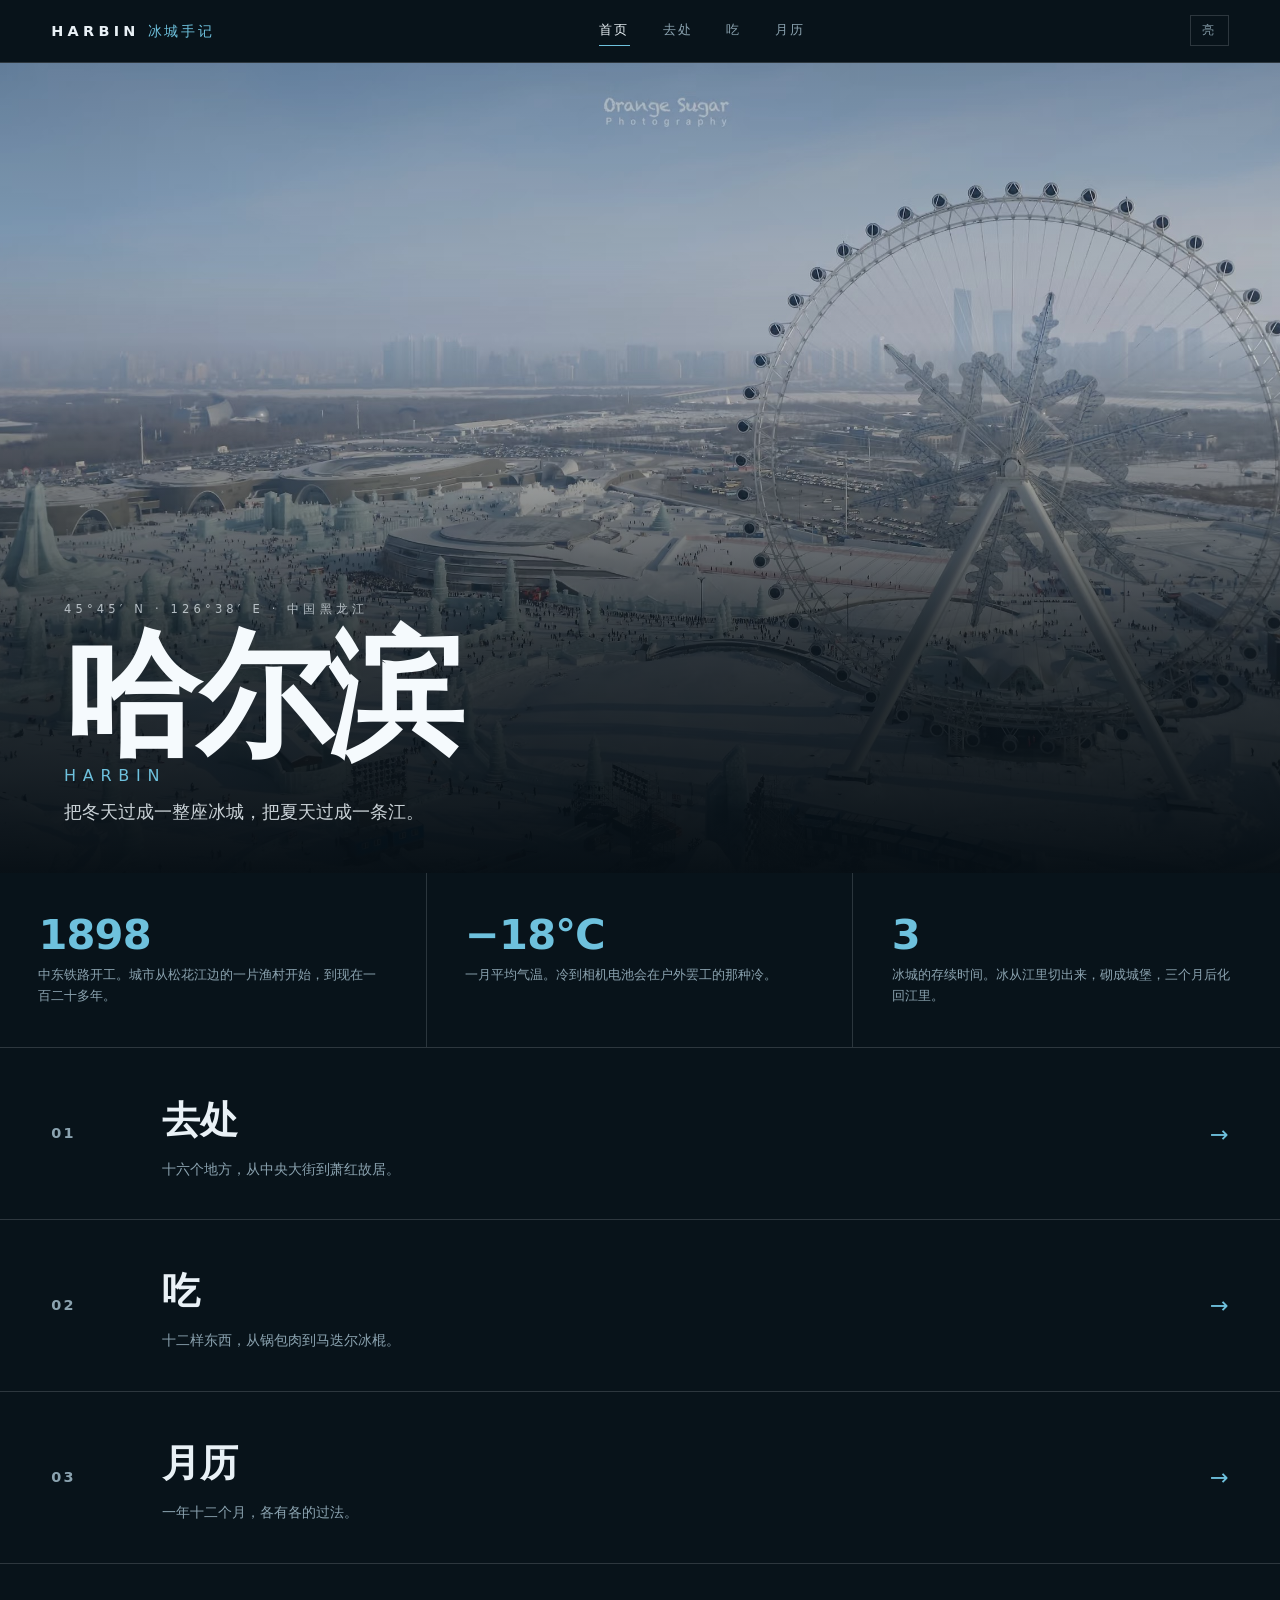
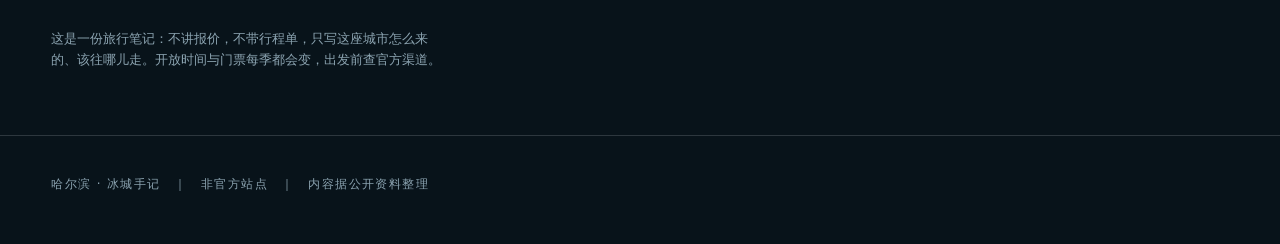
<file: index.html>
<!DOCTYPE html>
<html lang="zh-CN" data-theme="dark">
<head>
    <meta charset="UTF-8">
    <meta name="viewport" content="width=device-width, initial-scale=1.0">
    <title>哈尔滨 · 冰城手记</title>
    <link rel="stylesheet" href="https://miaoda.feishu.cn/fonts/css2?family=Noto+Sans+SC:wght@300;400;500;700;900&display=swap">
    <link rel="stylesheet" href="styles.css">
</head>
<body>
    <header class="top">
        <a class="mark" href="index.html">HARBIN<em>冰城手记</em></a>
        <nav class="top-nav" aria-label="主导航">
            <a href="index.html" aria-current="page">首页</a>
            <a href="places.html">去处</a>
            <a href="eat.html">吃</a>
            <a href="months.html">月历</a>
        </nav>
        <button class="theme" type="button" id="theme">亮</button>
    </header>

    <section class="hero">
        <img src="hero.jpg" alt="哈尔滨夜景">
        <div class="veil" aria-hidden="true"></div>
        <div class="hero-copy">
            <p class="coord">45°45′ N · 126°38′ E · 中国黑龙江</p>
            <h1 class="title">哈尔滨<span>HARBIN</span></h1>
            <p class="hero-sub">把冬天过成一整座冰城，把夏天过成一条江。</p>
        </div>
    </section>

    <section class="stats" aria-label="三个数字">
        <div class="stat">
            <b>1898</b>
            <span>中东铁路开工。城市从松花江边的一片渔村开始，到现在一百二十多年。</span>
        </div>
        <div class="stat">
            <b>−18℃</b>
            <span>一月平均气温。冷到相机电池会在户外罢工的那种冷。</span>
        </div>
        <div class="stat">
            <b>3</b>
            <span>冰城的存续时间。冰从江里切出来，砌成城堡，三个月后化回江里。</span>
        </div>
    </section>

    <section class="entries" aria-label="站点索引">
        <a class="entry" href="places.html">
            <span class="num">01</span>
            <div>
                <h2>去处</h2>
                <p>十六个地方，从中央大街到萧红故居。</p>
            </div>
            <span class="arrow" aria-hidden="true">→</span>
        </a>
        <a class="entry" href="eat.html">
            <span class="num">02</span>
            <div>
                <h2>吃</h2>
                <p>十二样东西，从锅包肉到马迭尔冰棍。</p>
            </div>
            <span class="arrow" aria-hidden="true">→</span>
        </a>
        <a class="entry" href="months.html">
            <span class="num">03</span>
            <div>
                <h2>月历</h2>
                <p>一年十二个月，各有各的过法。</p>
            </div>
            <span class="arrow" aria-hidden="true">→</span>
        </a>
    </section>

    <div class="tail">
        <p>这是一份旅行笔记：不讲报价，不带行程单，只写这座城市怎么来的、该往哪儿走。开放时间与门票每季都会变，出发前查官方渠道。</p>
    </div>

    <footer>
        <p>哈尔滨 · 冰城手记　｜　非官方站点　｜　内容据公开资料整理</p>
    </footer>

    <script src="site.js"></script>
</body>
</html>
</file>
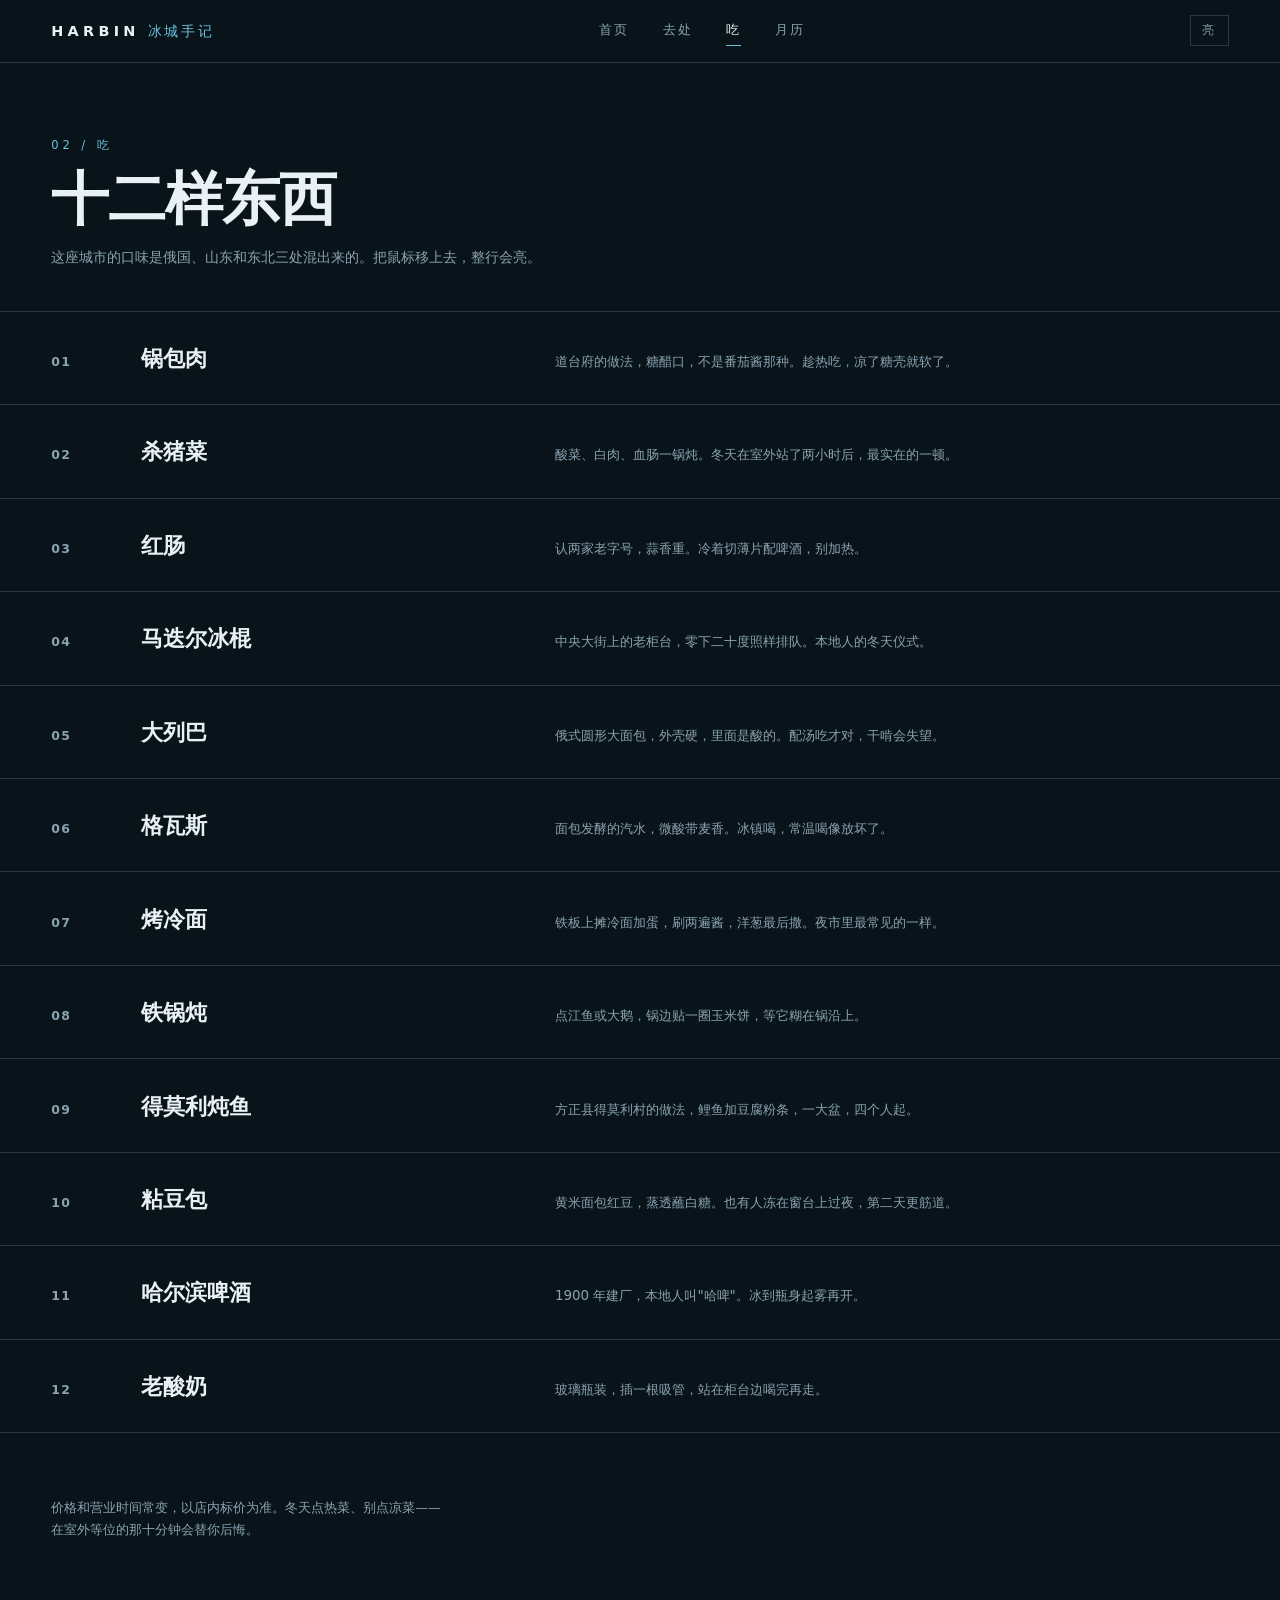
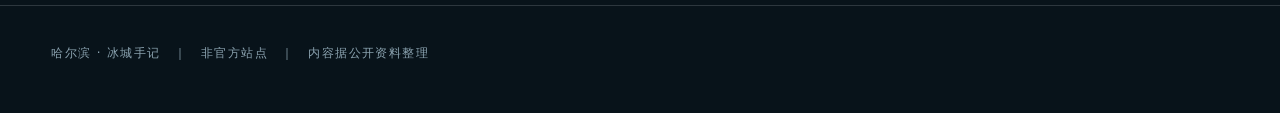
<file: eat.html>
<!DOCTYPE html>
<html lang="zh-CN" data-theme="dark">
<head>
    <meta charset="UTF-8">
    <meta name="viewport" content="width=device-width, initial-scale=1.0">
    <title>吃｜哈尔滨 · 冰城手记</title>
    <link rel="stylesheet" href="https://miaoda.feishu.cn/fonts/css2?family=Noto+Sans+SC:wght@300;400;500;700;900&display=swap">
    <link rel="stylesheet" href="styles.css">
</head>
<body>
    <header class="top">
        <a class="mark" href="index.html">HARBIN<em>冰城手记</em></a>
        <nav class="top-nav" aria-label="主导航">
            <a href="index.html">首页</a>
            <a href="places.html">去处</a>
            <a href="eat.html" aria-current="page">吃</a>
            <a href="months.html">月历</a>
        </nav>
        <button class="theme" type="button" id="theme">亮</button>
    </header>

    <section class="page-head">
        <p class="eyebrow">02 / 吃</p>
        <h1>十二样东西</h1>
        <p class="page-desc">这座城市的口味是俄国、山东和东北三处混出来的。把鼠标移上去，整行会亮。</p>
    </section>

    <section class="rows" aria-label="吃食清单">

        <div class="row">
            <span class="no">01</span>
            <span class="name">锅包肉</span>
            <span class="desc">道台府的做法，糖醋口，不是番茄酱那种。趁热吃，凉了糖壳就软了。</span>
        </div>

        <div class="row">
            <span class="no">02</span>
            <span class="name">杀猪菜</span>
            <span class="desc">酸菜、白肉、血肠一锅炖。冬天在室外站了两小时后，最实在的一顿。</span>
        </div>

        <div class="row">
            <span class="no">03</span>
            <span class="name">红肠</span>
            <span class="desc">认两家老字号，蒜香重。冷着切薄片配啤酒，别加热。</span>
        </div>

        <div class="row">
            <span class="no">04</span>
            <span class="name">马迭尔冰棍</span>
            <span class="desc">中央大街上的老柜台，零下二十度照样排队。本地人的冬天仪式。</span>
        </div>

        <div class="row">
            <span class="no">05</span>
            <span class="name">大列巴</span>
            <span class="desc">俄式圆形大面包，外壳硬，里面是酸的。配汤吃才对，干啃会失望。</span>
        </div>

        <div class="row">
            <span class="no">06</span>
            <span class="name">格瓦斯</span>
            <span class="desc">面包发酵的汽水，微酸带麦香。冰镇喝，常温喝像放坏了。</span>
        </div>

        <div class="row">
            <span class="no">07</span>
            <span class="name">烤冷面</span>
            <span class="desc">铁板上摊冷面加蛋，刷两遍酱，洋葱最后撒。夜市里最常见的一样。</span>
        </div>

        <div class="row">
            <span class="no">08</span>
            <span class="name">铁锅炖</span>
            <span class="desc">点江鱼或大鹅，锅边贴一圈玉米饼，等它糊在锅沿上。</span>
        </div>

        <div class="row">
            <span class="no">09</span>
            <span class="name">得莫利炖鱼</span>
            <span class="desc">方正县得莫利村的做法，鲤鱼加豆腐粉条，一大盆，四个人起。</span>
        </div>

        <div class="row">
            <span class="no">10</span>
            <span class="name">粘豆包</span>
            <span class="desc">黄米面包红豆，蒸透蘸白糖。也有人冻在窗台上过夜，第二天更筋道。</span>
        </div>

        <div class="row">
            <span class="no">11</span>
            <span class="name">哈尔滨啤酒</span>
            <span class="desc">1900 年建厂，本地人叫"哈啤"。冰到瓶身起雾再开。</span>
        </div>

        <div class="row">
            <span class="no">12</span>
            <span class="name">老酸奶</span>
            <span class="desc">玻璃瓶装，插一根吸管，站在柜台边喝完再走。</span>
        </div>

    </section>

    <div class="tail">
        <p>价格和营业时间常变，以店内标价为准。冬天点热菜、别点凉菜——在室外等位的那十分钟会替你后悔。</p>
    </div>

    <footer>
        <p>哈尔滨 · 冰城手记　｜　非官方站点　｜　内容据公开资料整理</p>
    </footer>

    <script src="site.js"></script>
</body>
</html>
</file>
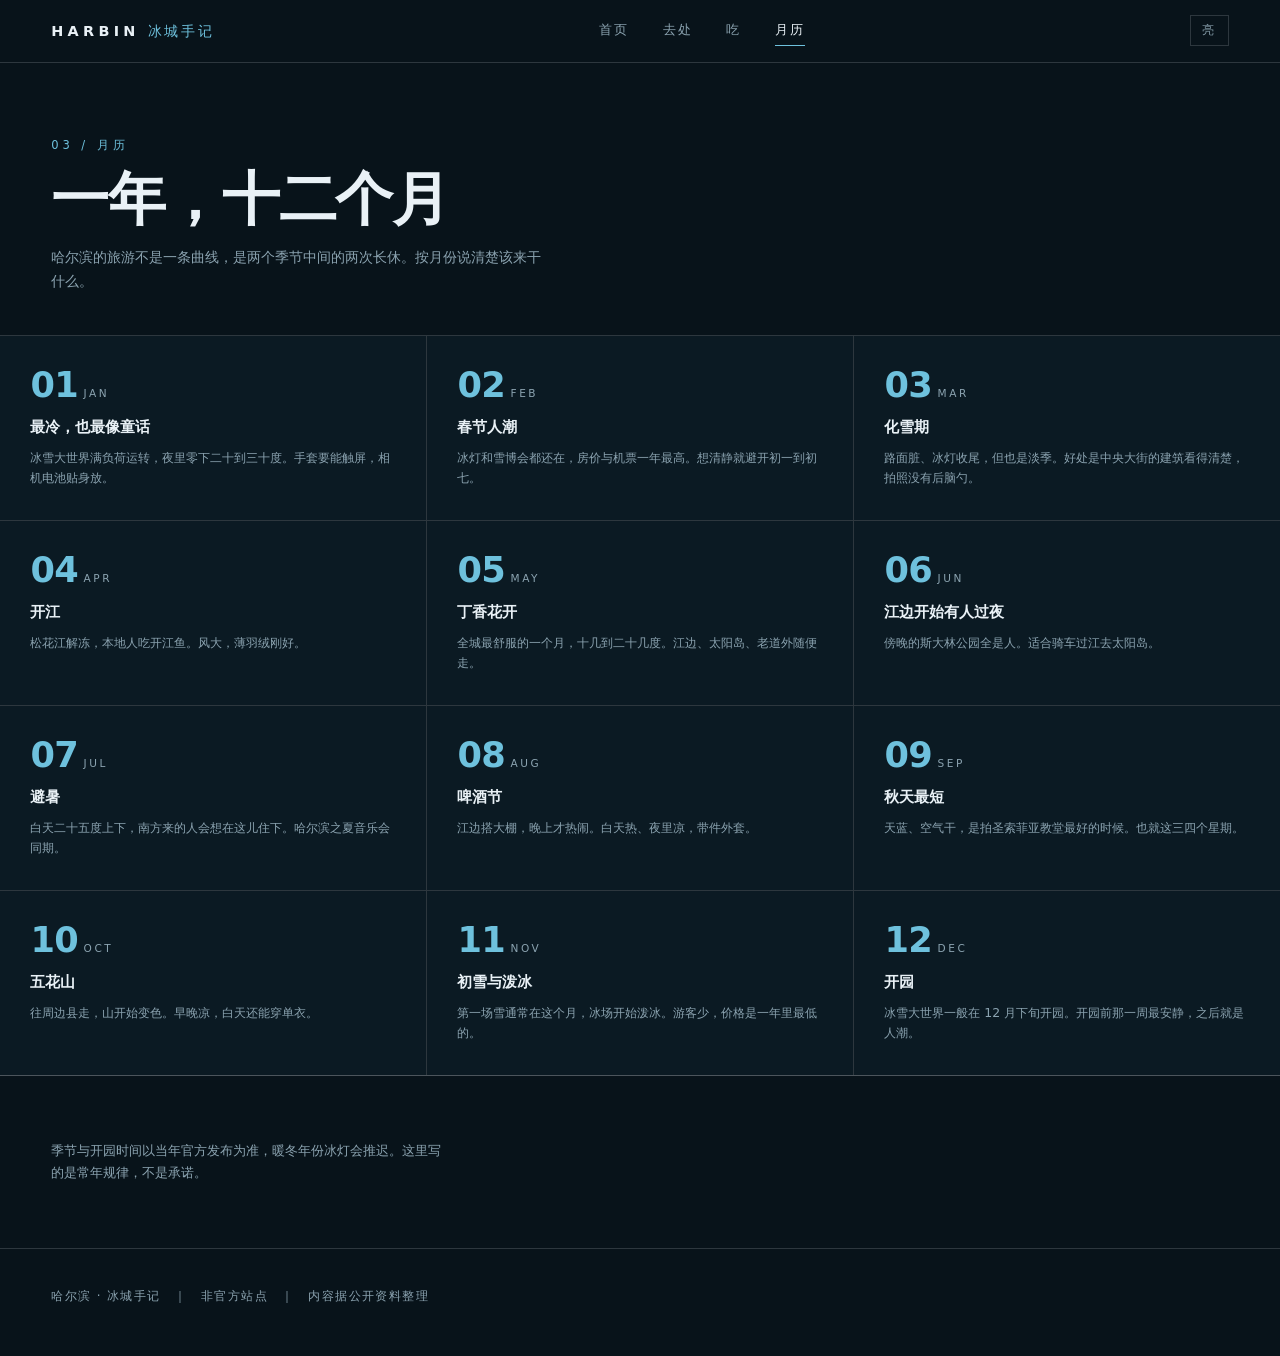
<file: months.html>
<!DOCTYPE html>
<html lang="zh-CN" data-theme="dark">
<head>
    <meta charset="UTF-8">
    <meta name="viewport" content="width=device-width, initial-scale=1.0">
    <title>月历｜哈尔滨 · 冰城手记</title>
    <link rel="stylesheet" href="https://miaoda.feishu.cn/fonts/css2?family=Noto+Sans+SC:wght@300;400;500;700;900&display=swap">
    <link rel="stylesheet" href="styles.css">
</head>
<body>
    <header class="top">
        <a class="mark" href="index.html">HARBIN<em>冰城手记</em></a>
        <nav class="top-nav" aria-label="主导航">
            <a href="index.html">首页</a>
            <a href="places.html">去处</a>
            <a href="eat.html">吃</a>
            <a href="months.html" aria-current="page">月历</a>
        </nav>
        <button class="theme" type="button" id="theme">亮</button>
    </header>

    <section class="page-head">
        <p class="eyebrow">03 / 月历</p>
        <h1>一年，十二个月</h1>
        <p class="page-desc">哈尔滨的旅游不是一条曲线，是两个季节中间的两次长休。按月份说清楚该来干什么。</p>
    </section>

    <section class="months" aria-label="十二个月份">

        <div class="month">
            <span class="m">01<i>JAN</i></span>
            <strong>最冷，也最像童话</strong>
            <p>冰雪大世界满负荷运转，夜里零下二十到三十度。手套要能触屏，相机电池贴身放。</p>
        </div>

        <div class="month">
            <span class="m">02<i>FEB</i></span>
            <strong>春节人潮</strong>
            <p>冰灯和雪博会都还在，房价与机票一年最高。想清静就避开初一到初七。</p>
        </div>

        <div class="month">
            <span class="m">03<i>MAR</i></span>
            <strong>化雪期</strong>
            <p>路面脏、冰灯收尾，但也是淡季。好处是中央大街的建筑看得清楚，拍照没有后脑勺。</p>
        </div>

        <div class="month">
            <span class="m">04<i>APR</i></span>
            <strong>开江</strong>
            <p>松花江解冻，本地人吃开江鱼。风大，薄羽绒刚好。</p>
        </div>

        <div class="month">
            <span class="m">05<i>MAY</i></span>
            <strong>丁香花开</strong>
            <p>全城最舒服的一个月，十几到二十几度。江边、太阳岛、老道外随便走。</p>
        </div>

        <div class="month">
            <span class="m">06<i>JUN</i></span>
            <strong>江边开始有人过夜</strong>
            <p>傍晚的斯大林公园全是人。适合骑车过江去太阳岛。</p>
        </div>

        <div class="month">
            <span class="m">07<i>JUL</i></span>
            <strong>避暑</strong>
            <p>白天二十五度上下，南方来的人会想在这儿住下。哈尔滨之夏音乐会同期。</p>
        </div>

        <div class="month">
            <span class="m">08<i>AUG</i></span>
            <strong>啤酒节</strong>
            <p>江边搭大棚，晚上才热闹。白天热、夜里凉，带件外套。</p>
        </div>

        <div class="month">
            <span class="m">09<i>SEP</i></span>
            <strong>秋天最短</strong>
            <p>天蓝、空气干，是拍圣索菲亚教堂最好的时候。也就这三四个星期。</p>
        </div>

        <div class="month">
            <span class="m">10<i>OCT</i></span>
            <strong>五花山</strong>
            <p>往周边县走，山开始变色。早晚凉，白天还能穿单衣。</p>
        </div>

        <div class="month">
            <span class="m">11<i>NOV</i></span>
            <strong>初雪与泼冰</strong>
            <p>第一场雪通常在这个月，冰场开始泼冰。游客少，价格是一年里最低的。</p>
        </div>

        <div class="month">
            <span class="m">12<i>DEC</i></span>
            <strong>开园</strong>
            <p>冰雪大世界一般在 12 月下旬开园。开园前那一周最安静，之后就是人潮。</p>
        </div>

    </section>

    <div class="tail">
        <p>季节与开园时间以当年官方发布为准，暖冬年份冰灯会推迟。这里写的是常年规律，不是承诺。</p>
    </div>

    <footer>
        <p>哈尔滨 · 冰城手记　｜　非官方站点　｜　内容据公开资料整理</p>
    </footer>

    <script src="site.js"></script>
</body>
</html>
</file>
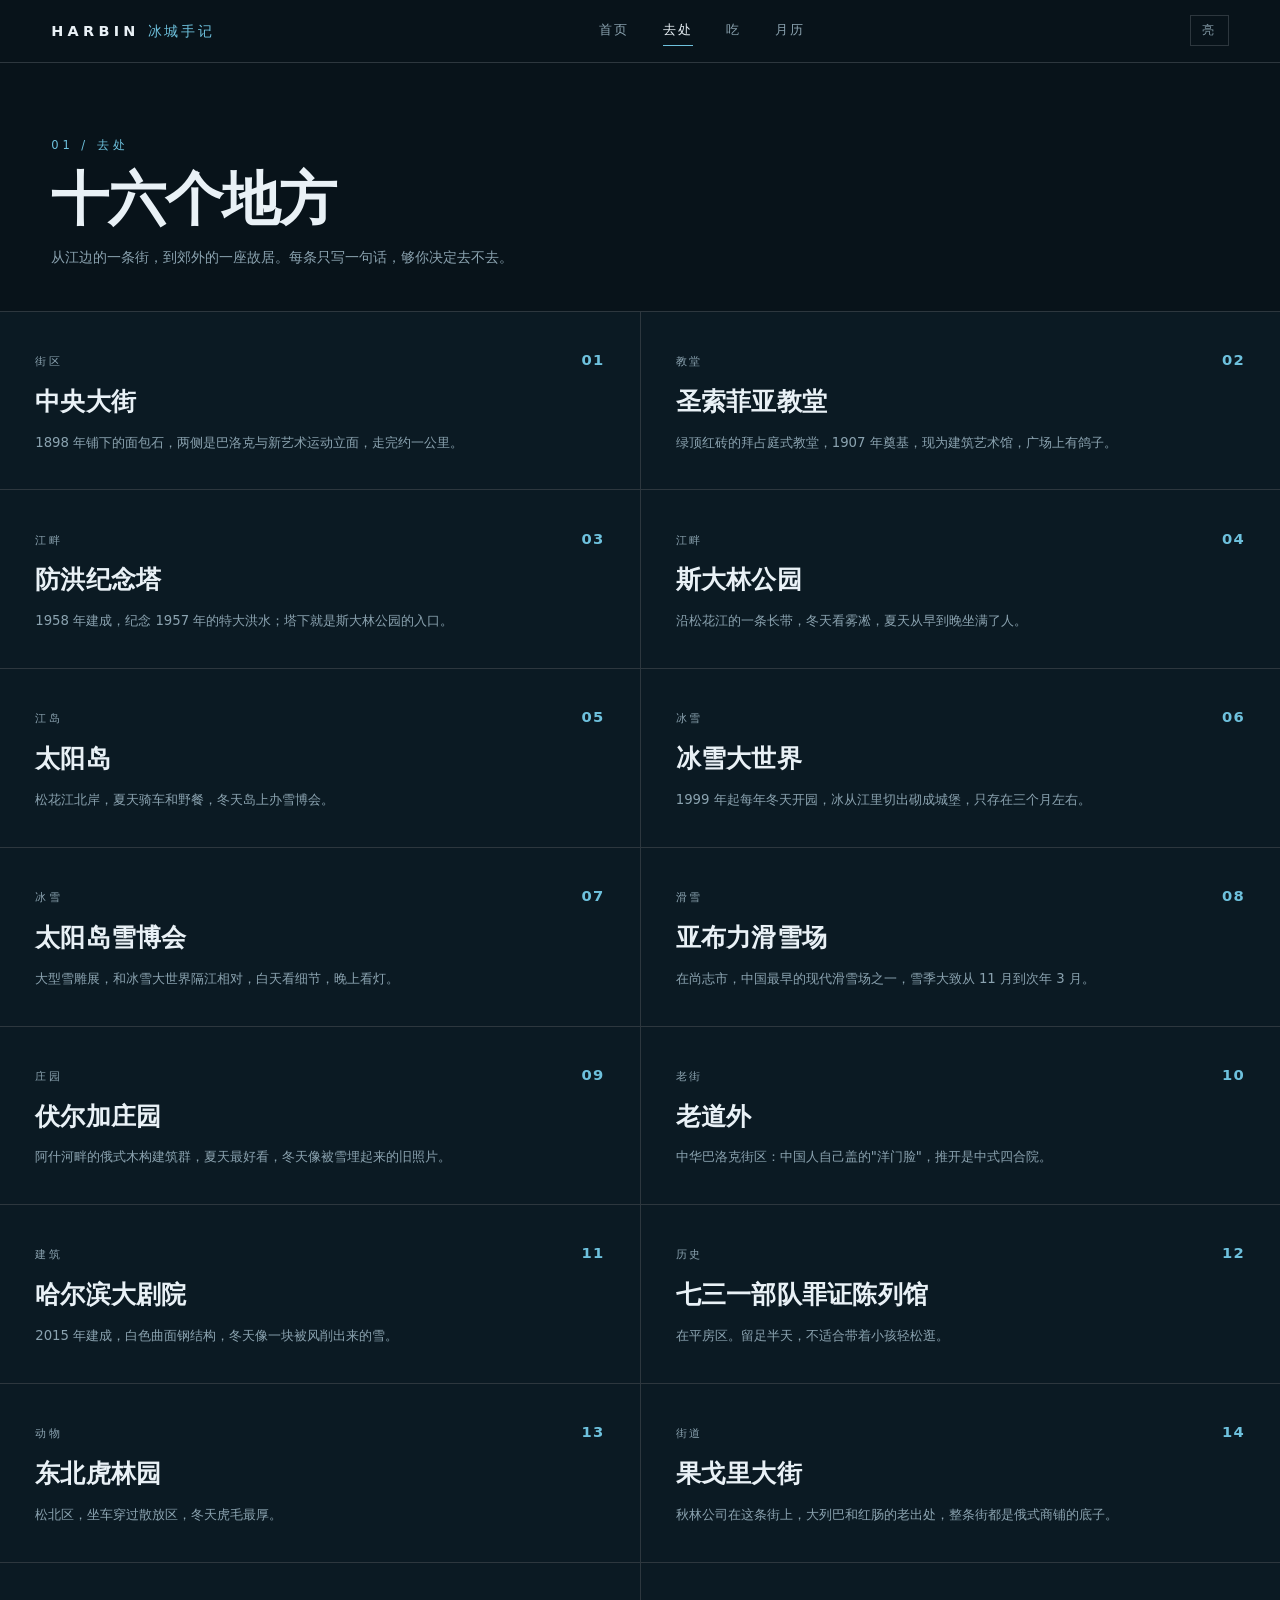
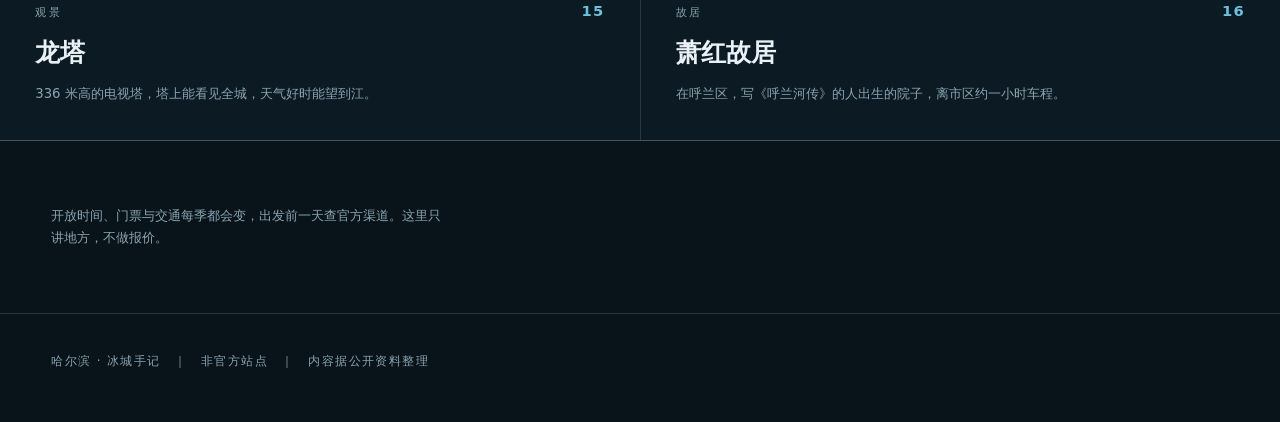
<file: places.html>
<!DOCTYPE html>
<html lang="zh-CN" data-theme="dark">
<head>
    <meta charset="UTF-8">
    <meta name="viewport" content="width=device-width, initial-scale=1.0">
    <title>去处｜哈尔滨 · 冰城手记</title>
    <link rel="stylesheet" href="https://miaoda.feishu.cn/fonts/css2?family=Noto+Sans+SC:wght@300;400;500;700;900&display=swap">
    <link rel="stylesheet" href="styles.css">
</head>
<body>
    <header class="top">
        <a class="mark" href="index.html">HARBIN<em>冰城手记</em></a>
        <nav class="top-nav" aria-label="主导航">
            <a href="index.html">首页</a>
            <a href="places.html" aria-current="page">去处</a>
            <a href="eat.html">吃</a>
            <a href="months.html">月历</a>
        </nav>
        <button class="theme" type="button" id="theme">亮</button>
    </header>

    <section class="page-head">
        <p class="eyebrow">01 / 去处</p>
        <h1>十六个地方</h1>
        <p class="page-desc">从江边的一条街，到郊外的一座故居。每条只写一句话，够你决定去不去。</p>
    </section>

    <section class="grid" aria-label="景点列表">

        <article class="card">
            <p class="tag"><span>街区</span><b>01</b></p>
            <h3>中央大街</h3>
            <p>1898 年铺下的面包石，两侧是巴洛克与新艺术运动立面，走完约一公里。</p>
        </article>

        <article class="card">
            <p class="tag"><span>教堂</span><b>02</b></p>
            <h3>圣索菲亚教堂</h3>
            <p>绿顶红砖的拜占庭式教堂，1907 年奠基，现为建筑艺术馆，广场上有鸽子。</p>
        </article>

        <article class="card">
            <p class="tag"><span>江畔</span><b>03</b></p>
            <h3>防洪纪念塔</h3>
            <p>1958 年建成，纪念 1957 年的特大洪水；塔下就是斯大林公园的入口。</p>
        </article>

        <article class="card">
            <p class="tag"><span>江畔</span><b>04</b></p>
            <h3>斯大林公园</h3>
            <p>沿松花江的一条长带，冬天看雾凇，夏天从早到晚坐满了人。</p>
        </article>

        <article class="card">
            <p class="tag"><span>江岛</span><b>05</b></p>
            <h3>太阳岛</h3>
            <p>松花江北岸，夏天骑车和野餐，冬天岛上办雪博会。</p>
        </article>

        <article class="card">
            <p class="tag"><span>冰雪</span><b>06</b></p>
            <h3>冰雪大世界</h3>
            <p>1999 年起每年冬天开园，冰从江里切出砌成城堡，只存在三个月左右。</p>
        </article>

        <article class="card">
            <p class="tag"><span>冰雪</span><b>07</b></p>
            <h3>太阳岛雪博会</h3>
            <p>大型雪雕展，和冰雪大世界隔江相对，白天看细节，晚上看灯。</p>
        </article>

        <article class="card">
            <p class="tag"><span>滑雪</span><b>08</b></p>
            <h3>亚布力滑雪场</h3>
            <p>在尚志市，中国最早的现代滑雪场之一，雪季大致从 11 月到次年 3 月。</p>
        </article>

        <article class="card">
            <p class="tag"><span>庄园</span><b>09</b></p>
            <h3>伏尔加庄园</h3>
            <p>阿什河畔的俄式木构建筑群，夏天最好看，冬天像被雪埋起来的旧照片。</p>
        </article>

        <article class="card">
            <p class="tag"><span>老街</span><b>10</b></p>
            <h3>老道外</h3>
            <p>中华巴洛克街区：中国人自己盖的"洋门脸"，推开是中式四合院。</p>
        </article>

        <article class="card">
            <p class="tag"><span>建筑</span><b>11</b></p>
            <h3>哈尔滨大剧院</h3>
            <p>2015 年建成，白色曲面钢结构，冬天像一块被风削出来的雪。</p>
        </article>

        <article class="card">
            <p class="tag"><span>历史</span><b>12</b></p>
            <h3>七三一部队罪证陈列馆</h3>
            <p>在平房区。留足半天，不适合带着小孩轻松逛。</p>
        </article>

        <article class="card">
            <p class="tag"><span>动物</span><b>13</b></p>
            <h3>东北虎林园</h3>
            <p>松北区，坐车穿过散放区，冬天虎毛最厚。</p>
        </article>

        <article class="card">
            <p class="tag"><span>街道</span><b>14</b></p>
            <h3>果戈里大街</h3>
            <p>秋林公司在这条街上，大列巴和红肠的老出处，整条街都是俄式商铺的底子。</p>
        </article>

        <article class="card">
            <p class="tag"><span>观景</span><b>15</b></p>
            <h3>龙塔</h3>
            <p>336 米高的电视塔，塔上能看见全城，天气好时能望到江。</p>
        </article>

        <article class="card">
            <p class="tag"><span>故居</span><b>16</b></p>
            <h3>萧红故居</h3>
            <p>在呼兰区，写《呼兰河传》的人出生的院子，离市区约一小时车程。</p>
        </article>

    </section>

    <div class="tail">
        <p>开放时间、门票与交通每季都会变，出发前一天查官方渠道。这里只讲地方，不做报价。</p>
    </div>

    <footer>
        <p>哈尔滨 · 冰城手记　｜　非官方站点　｜　内容据公开资料整理</p>
    </footer>

    <script src="site.js"></script>
</body>
</html>
</file>
<file: styles.css>
/* ===== 冰城手记 · 深冰蓝网格版 ===== */

:root {
    --ink: #08131a;
    --ink-2: #0e2029;
    --ink-3: #16303c;
    --text: #e9f1f6;
    --muted: #8ba3b0;
    --glacier: #6ec1dd;
    --line: rgba(233, 241, 246, 0.16);
    --card: #0b1a23;
}

[data-theme="light"] {
    --ink: #edf3f7;
    --ink-2: #e2ecf1;
    --ink-3: #d5e3ec;
    --text: #0a1a22;
    --muted: #59707d;
    --glacier: #1a7d9c;
    --line: rgba(10, 26, 34, 0.14);
    --card: #f4f9fc;
}

* {
    box-sizing: border-box;
}

html,
body {
    margin: 0;
    padding: 0;
}

body {
    background: var(--ink);
    color: var(--text);
    font-family: "Noto Sans SC", "PingFang SC", "Microsoft YaHei", system-ui, sans-serif;
    font-weight: 400;
    line-height: 1.7;
    -webkit-font-smoothing: antialiased;
    transition: background 0.35s ease, color 0.35s ease;
}

a {
    color: inherit;
    text-decoration: none;
}

/* ---------- 顶栏 ---------- */

.top {
    position: sticky;
    top: 0;
    z-index: 50;
    display: flex;
    align-items: center;
    justify-content: space-between;
    gap: 1.2rem;
    padding: 0.95rem clamp(1.1rem, 4vw, 3.2rem);
    background: var(--ink);
    border-bottom: 1px solid var(--line);
}

.mark {
    font-size: 0.9rem;
    font-weight: 800;
    letter-spacing: 0.3em;
    text-transform: uppercase;
}

.mark em {
    font-style: normal;
    font-weight: 500;
    letter-spacing: 0.18em;
    color: var(--glacier);
    margin-left: 0.5rem;
}

.top-nav {
    display: flex;
    gap: clamp(0.9rem, 2.6vw, 2.2rem);
    font-size: 0.82rem;
    letter-spacing: 0.16em;
    color: var(--muted);
}

.top-nav a {
    padding: 0.2rem 0;
    border-bottom: 1px solid transparent;
    transition: color 0.2s, border-color 0.2s;
}

.top-nav a:hover {
    color: var(--glacier);
}

.top-nav a[aria-current="page"] {
    color: var(--text);
    border-bottom-color: var(--glacier);
}

.theme {
    border: 1px solid var(--line);
    background: transparent;
    color: var(--muted);
    font-family: inherit;
    font-size: 0.76rem;
    letter-spacing: 0.2em;
    padding: 0.38rem 0.7rem;
    cursor: pointer;
    transition: color 0.2s, border-color 0.2s;
}

.theme:hover {
    color: var(--glacier);
    border-color: var(--glacier);
}

/* ---------- 首屏 ---------- */

.hero {
    position: relative;
    min-height: 90vh;
    display: flex;
    flex-direction: column;
    justify-content: flex-end;
    overflow: hidden;
}

.hero img {
    position: absolute;
    inset: 0;
    width: 100%;
    height: 100%;
    object-fit: cover;
    object-position: 50% 46%;
}

.veil {
    position: absolute;
    inset: 0;
    background: linear-gradient(
        180deg,
        rgba(6, 14, 20, 0.28) 0%,
        rgba(6, 14, 20, 0.06) 34%,
        rgba(6, 14, 20, 0.80) 72%,
        rgba(6, 14, 20, 0.99) 100%
    );
}

.hero-copy {
    position: relative;
    z-index: 2;
    padding: 0 clamp(1.1rem, 5vw, 4rem) clamp(1.6rem, 5vh, 3rem);
    display: flex;
    flex-direction: column;
    gap: 0.9rem;
    width: 100%;
}

.coord {
    margin: 0;
    font-size: 0.72rem;
    letter-spacing: 0.36em;
    color: rgba(233, 241, 246, 0.72);
    text-transform: uppercase;
}

.title {
    margin: 0;
    font-size: clamp(3rem, 12vw, 8.5rem);
    font-weight: 900;
    line-height: 0.9;
    letter-spacing: -0.03em;
    color: #f5fafd;
}

.title span {
    display: block;
    font-size: clamp(0.78rem, 1.5vw, 1rem);
    font-weight: 400;
    letter-spacing: 0.42em;
    color: var(--glacier);
    margin-top: 0.8rem;
    text-transform: uppercase;
}

.hero-sub {
    margin: 0;
    max-width: 46ch;
    font-size: clamp(0.92rem, 1.5vw, 1.1rem);
    color: rgba(233, 241, 246, 0.86);
}

/* ---------- 数字条 ---------- */

.stats {
    display: grid;
    grid-template-columns: repeat(3, 1fr);
    border-bottom: 1px solid var(--line);
}

.stat {
    padding: clamp(1.6rem, 4vw, 2.6rem) clamp(1.1rem, 3vw, 2.4rem);
    border-right: 1px solid var(--line);
    display: flex;
    flex-direction: column;
    gap: 0.5rem;
}

.stat:last-child {
    border-right: none;
}

.stat b {
    font-size: clamp(1.7rem, 3.4vw, 2.6rem);
    font-weight: 800;
    letter-spacing: -0.02em;
    line-height: 1;
    color: var(--glacier);
}

.stat span {
    font-size: 0.82rem;
    color: var(--muted);
    line-height: 1.6;
}

/* ---------- 入口 ---------- */

.entries {
    border-bottom: 1px solid var(--line);
}

.entry {
    display: grid;
    grid-template-columns: 4.5rem 1fr auto;
    align-items: center;
    gap: clamp(1rem, 3vw, 2.4rem);
    padding: clamp(1.5rem, 4vw, 2.4rem) clamp(1.1rem, 4vw, 3.2rem);
    border-bottom: 1px solid var(--line);
    transition: background 0.25s ease, color 0.25s ease;
}

.entry:last-child {
    border-bottom: none;
}

.entry .num {
    font-size: 0.9rem;
    font-weight: 700;
    letter-spacing: 0.16em;
    color: var(--muted);
}

.entry h2 {
    margin: 0;
    font-size: clamp(1.5rem, 3.6vw, 2.4rem);
    font-weight: 800;
    letter-spacing: 0.02em;
}

.entry p {
    margin: 0.35rem 0 0;
    font-size: 0.85rem;
    color: var(--muted);
}

.entry .arrow {
    font-size: 1.4rem;
    color: var(--glacier);
    transition: transform 0.25s ease;
}

.entry:hover {
    background: var(--ink-2);
}

.entry:hover .arrow {
    transform: translateX(6px);
}

/* ---------- 内页标题 ---------- */

.page-head {
    padding: clamp(2.4rem, 7vw, 4.6rem) clamp(1.1rem, 4vw, 3.2rem) clamp(1.6rem, 4vw, 2.6rem);
    border-bottom: 1px solid var(--line);
    display: flex;
    flex-direction: column;
    gap: 0.8rem;
}

.eyebrow {
    margin: 0;
    font-size: 0.72rem;
    letter-spacing: 0.34em;
    color: var(--glacier);
    text-transform: uppercase;
}

.page-head h1 {
    margin: 0;
    font-size: clamp(2rem, 6vw, 3.6rem);
    font-weight: 900;
    letter-spacing: -0.02em;
    line-height: 1.1;
}

.page-desc {
    margin: 0;
    max-width: 54ch;
    font-size: 0.9rem;
    color: var(--muted);
}

/* ---------- 景点网格 ---------- */

.grid {
    display: grid;
    grid-template-columns: repeat(2, 1fr);
    gap: 1px;
    background: var(--line);
    border-bottom: 1px solid var(--line);
}

.card {
    background: var(--card);
    padding: clamp(1.3rem, 3.4vw, 2.2rem);
    display: flex;
    flex-direction: column;
    gap: 0.55rem;
    transition: background 0.25s ease;
}

.card:hover {
    background: var(--ink-2);
}

.card .tag {
    display: flex;
    align-items: baseline;
    justify-content: space-between;
    font-size: 0.7rem;
    letter-spacing: 0.24em;
    color: var(--muted);
    text-transform: uppercase;
}

.card .tag b {
    font-size: 0.92rem;
    font-weight: 700;
    letter-spacing: 0.08em;
    color: var(--glacier);
}

.card h3 {
    margin: 0;
    font-size: clamp(1.15rem, 2.4vw, 1.55rem);
    font-weight: 800;
    letter-spacing: 0.01em;
}

.card p {
    margin: 0;
    font-size: 0.83rem;
    color: var(--muted);
    line-height: 1.7;
}

/* ---------- 吃食行 ---------- */

.rows {
    border-bottom: 1px solid var(--line);
}

.row {
    display: grid;
    grid-template-columns: 3.4rem minmax(6rem, 0.9fr) 1.6fr;
    gap: clamp(1rem, 3vw, 2.2rem);
    align-items: baseline;
    padding: clamp(1.1rem, 3vw, 1.7rem) clamp(1.1rem, 4vw, 3.2rem);
    border-top: 1px solid var(--line);
    transition: background 0.22s ease, color 0.22s ease;
}

.row:first-child {
    border-top: none;
}

.row .no {
    font-size: 0.78rem;
    font-weight: 700;
    color: var(--muted);
    letter-spacing: 0.12em;
}

.row .name {
    font-size: clamp(1.05rem, 2.2vw, 1.4rem);
    font-weight: 800;
}

.row .desc {
    font-size: 0.84rem;
    color: var(--muted);
    line-height: 1.7;
}

.row:hover {
    background: var(--glacier);
    color: #08131a;
}

.row:hover .no,
.row:hover .desc {
    color: rgba(8, 19, 26, 0.72);
}

/* ---------- 月历 ---------- */

.months {
    display: grid;
    grid-template-columns: repeat(3, 1fr);
    gap: 1px;
    background: var(--line);
    border-bottom: 1px solid var(--line);
}

.month {
    background: var(--card);
    padding: clamp(1.2rem, 3vw, 1.9rem);
    display: flex;
    flex-direction: column;
    gap: 0.4rem;
    min-height: 11.5rem;
    transition: background 0.25s ease;
}

.month:hover {
    background: var(--ink-2);
}

.month .m {
    font-size: clamp(1.6rem, 3vw, 2.2rem);
    font-weight: 900;
    line-height: 1;
    letter-spacing: -0.02em;
    color: var(--glacier);
}

.month .m i {
    font-style: normal;
    font-size: 0.66rem;
    font-weight: 500;
    letter-spacing: 0.24em;
    color: var(--muted);
    margin-left: 0.35rem;
}

.month strong {
    font-size: 0.95rem;
    font-weight: 700;
    margin-top: 0.45rem;
}

.month p {
    margin: 0;
    font-size: 0.78rem;
    color: var(--muted);
    line-height: 1.65;
}

/* ---------- 尾注 ---------- */

.tail {
    padding: clamp(2rem, 5vw, 3.2rem) clamp(1.1rem, 4vw, 3.2rem);
    font-size: 0.8rem;
    color: var(--muted);
    max-width: 62ch;
}

footer {
    padding: 1.6rem clamp(1.1rem, 4vw, 3.2rem) 2.4rem;
    border-top: 1px solid var(--line);
    font-size: 0.74rem;
    letter-spacing: 0.12em;
    color: var(--muted);
}

/* ---------- 窄屏 ---------- */

@media (max-width: 760px) {
    .top {
        flex-wrap: wrap;
        gap: 0.6rem 0.9rem;
        padding: 0.7rem 1rem 0.6rem;
    }

    .mark {
        font-size: 0.8rem;
        letter-spacing: 0.22em;
    }

    .theme {
        margin-left: auto;
    }

    .top-nav {
        order: 9;
        width: 100%;
        justify-content: center;
        gap: 0.4rem 1.1rem;
        font-size: 0.76rem;
    }

    .hero {
        min-height: 76vh;
    }

    .stats {
        grid-template-columns: 1fr;
    }

    .stat {
        border-right: none;
        border-bottom: 1px solid var(--line);
    }

    .entry {
        grid-template-columns: 2.6rem 1fr;
        gap: 0.8rem;
    }

    .entry .arrow {
        display: none;
    }

    .grid {
        grid-template-columns: 1fr;
    }

    .row {
        grid-template-columns: 2.6rem 1fr;
        gap: 0.2rem 0.9rem;
    }

    .row .desc {
        grid-column: 2;
    }

    .months {
        grid-template-columns: 1fr;
    }

    .month {
        min-height: 0;
    }
}
</file>
